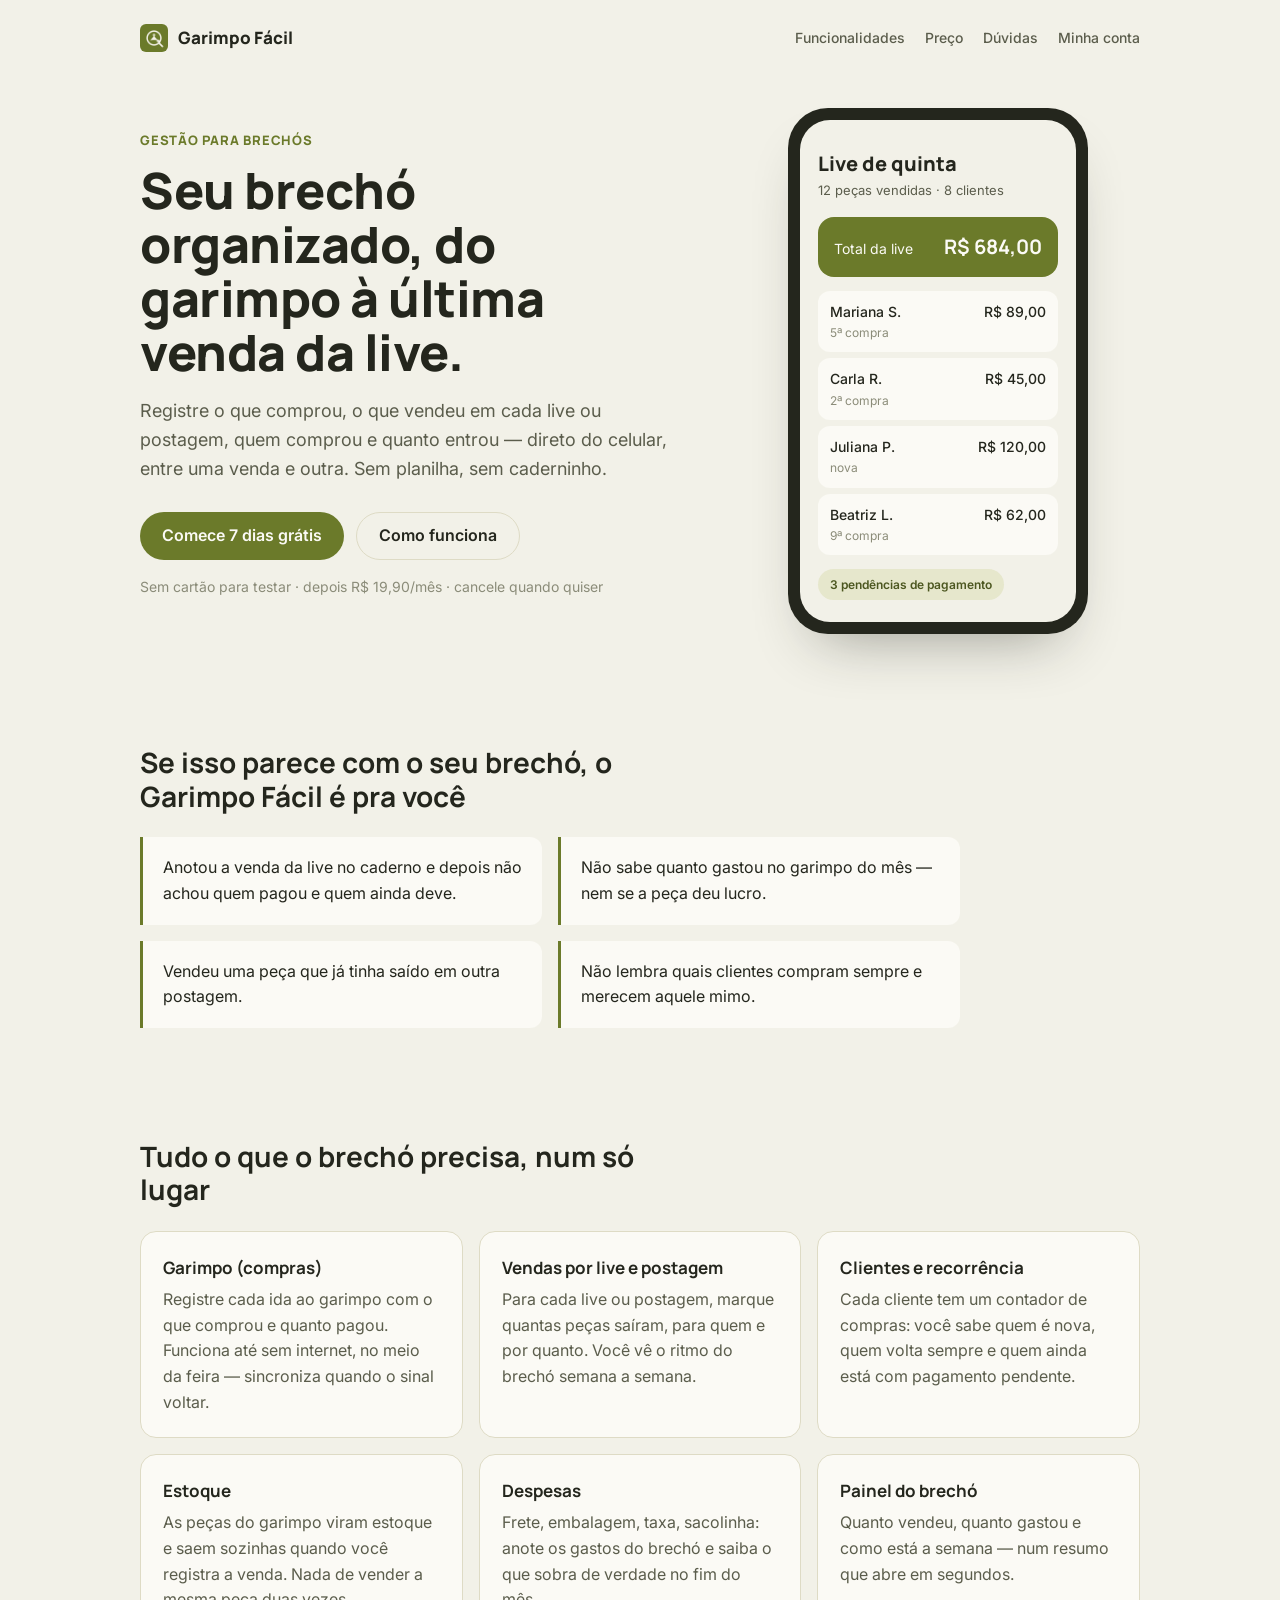
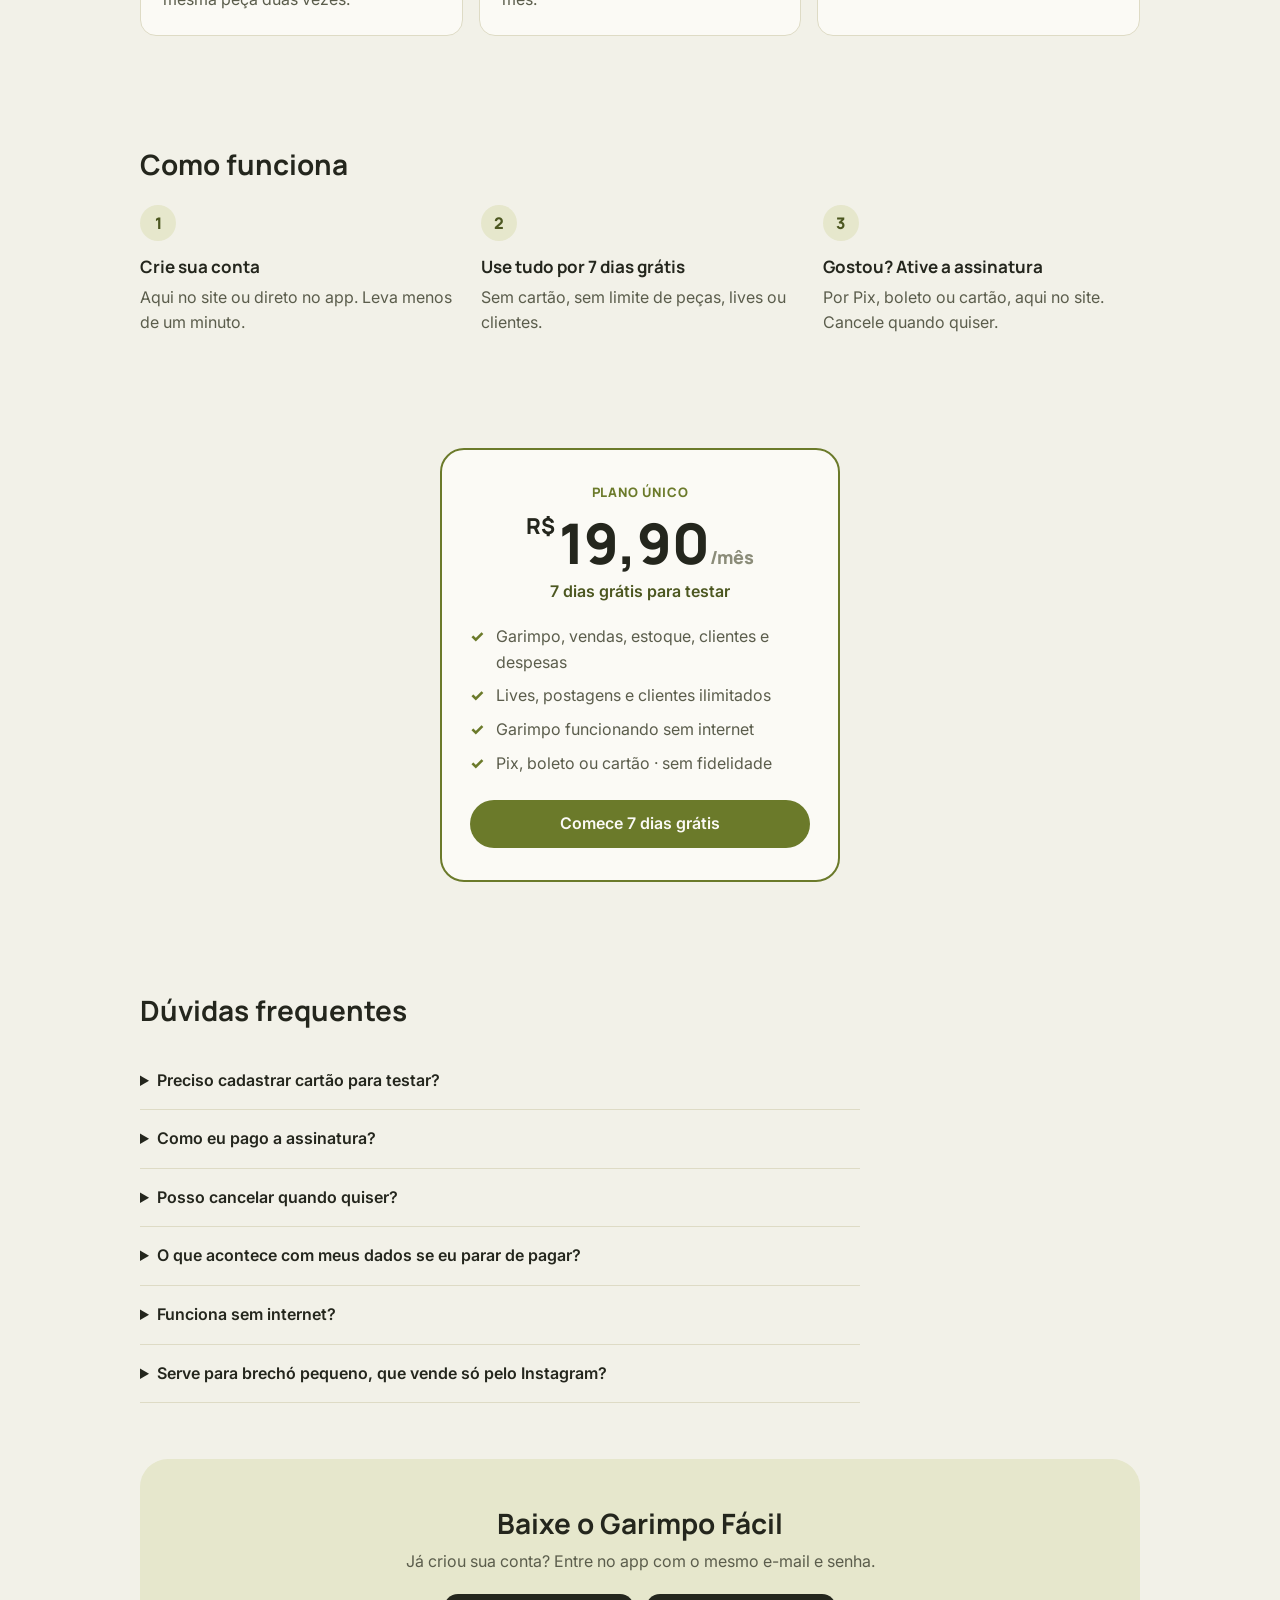
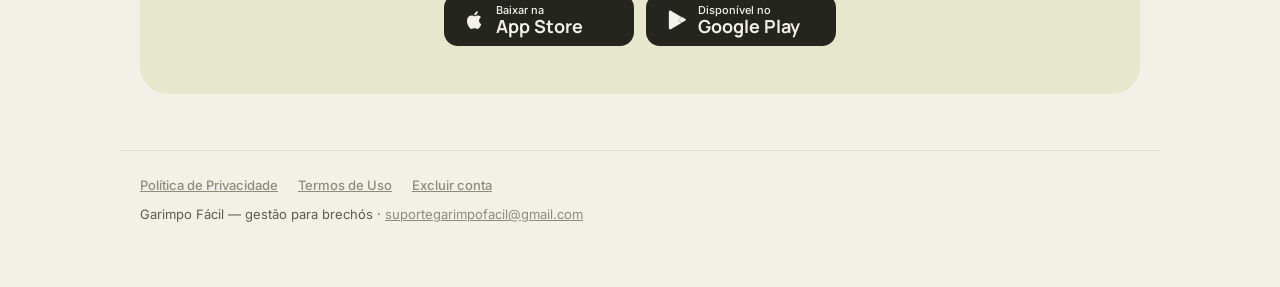
<file: index.html>
<!doctype html>
<html lang="pt-BR">
<head>
<meta charset="utf-8">
<meta name="viewport" content="width=device-width, initial-scale=1">
<title>Garimpo Fácil — gestão para brechós</title>
<meta name="description" content="Organize garimpo, vendas por live e postagem, estoque, clientes e finanças do seu brechó num só app. 7 dias grátis, depois R$ 19,90/mês.">
<meta name="theme-color" content="#6B7A2A">
<link rel="icon" href="logo.png" type="image/png">
<link rel="apple-touch-icon" href="logo.png">
<link rel="canonical" href="https://garimpofacil.app.br/">
<meta property="og:type" content="website">
<meta property="og:locale" content="pt_BR">
<meta property="og:site_name" content="Garimpo Fácil">
<meta property="og:title" content="Garimpo Fácil — gestão para brechós">
<meta property="og:description" content="Garimpo, vendas por live, estoque, clientes e finanças do seu brechó num só app. 7 dias grátis.">
<meta property="og:url" content="https://garimpofacil.app.br/">
<meta property="og:image" content="https://garimpofacil.app.br/logo.png">
<link rel="preconnect" href="https://fonts.googleapis.com">
<link rel="preconnect" href="https://fonts.gstatic.com" crossorigin>
<link href="https://fonts.googleapis.com/css2?family=Inter:wght@400;500;600&family=Manrope:wght@700;800&display=swap" rel="stylesheet">
<link rel="stylesheet" href="style.css">
</head>
<body class="home">
<header class="site-header">
  <a class="brand" href="/">
    <img src="logo.png" alt="" width="28" height="28">
    Garimpo Fácil
  </a>
  <nav>
    <a href="#funcionalidades">Funcionalidades</a>
    <a href="#preco">Preço</a>
    <a href="#duvidas">Dúvidas</a>
    <a href="conta.html">Minha conta</a>
  </nav>
</header>

<main class="home-main">
  <section class="hero">
    <div class="hero-copy">
      <p class="eyebrow">Gestão para brechós</p>
      <h1>Seu brechó organizado, do garimpo à última venda da live.</h1>
      <p class="lead">Registre o que comprou, o que vendeu em cada live ou postagem, quem comprou e
      quanto entrou — direto do celular, entre uma venda e outra. Sem planilha, sem caderninho.</p>
      <div class="hero-actions">
        <a class="btn btn-primary" href="assinar.html">Comece 7 dias grátis</a>
        <a class="btn btn-ghost" href="#como-funciona">Como funciona</a>
      </div>
      <p class="hero-note">Sem cartão para testar · depois R$ 19,90/mês · cancele quando quiser</p>
    </div>

    <div class="phone" aria-hidden="true">
      <div class="phone-screen">
        <p class="phone-title">Live de quinta</p>
        <p class="phone-sub">12 peças vendidas · 8 clientes</p>
        <div class="phone-total">
          <span>Total da live</span>
          <strong>R$ 684,00</strong>
        </div>
        <ul class="phone-list">
          <li><span class="phone-name">Mariana S. <em>5ª compra</em></span><span>R$ 89,00</span></li>
          <li><span class="phone-name">Carla R. <em>2ª compra</em></span><span>R$ 45,00</span></li>
          <li><span class="phone-name">Juliana P. <em>nova</em></span><span>R$ 120,00</span></li>
          <li><span class="phone-name">Beatriz L. <em>9ª compra</em></span><span>R$ 62,00</span></li>
        </ul>
        <div class="phone-chip">3 pendências de pagamento</div>
      </div>
    </div>
  </section>

  <section class="pains">
    <h2>Se isso parece com o seu brechó, o Garimpo Fácil é pra você</h2>
    <ul class="pain-grid">
      <li>Anotou a venda da live no caderno e depois não achou quem pagou e quem ainda deve.</li>
      <li>Não sabe quanto gastou no garimpo do mês — nem se a peça deu lucro.</li>
      <li>Vendeu uma peça que já tinha saído em outra postagem.</li>
      <li>Não lembra quais clientes compram sempre e merecem aquele mimo.</li>
    </ul>
  </section>

  <section id="funcionalidades" class="features">
    <h2>Tudo o que o brechó precisa, num só lugar</h2>
    <div class="feature-grid">
      <article class="feature">
        <h3>Garimpo (compras)</h3>
        <p>Registre cada ida ao garimpo com o que comprou e quanto pagou. Funciona até sem
        internet, no meio da feira — sincroniza quando o sinal voltar.</p>
      </article>
      <article class="feature">
        <h3>Vendas por live e postagem</h3>
        <p>Para cada live ou postagem, marque quantas peças saíram, para quem e por quanto. Você
        vê o ritmo do brechó semana a semana.</p>
      </article>
      <article class="feature">
        <h3>Clientes e recorrência</h3>
        <p>Cada cliente tem um contador de compras: você sabe quem é nova, quem volta sempre e
        quem ainda está com pagamento pendente.</p>
      </article>
      <article class="feature">
        <h3>Estoque</h3>
        <p>As peças do garimpo viram estoque e saem sozinhas quando você registra a venda. Nada de
        vender a mesma peça duas vezes.</p>
      </article>
      <article class="feature">
        <h3>Despesas</h3>
        <p>Frete, embalagem, taxa, sacolinha: anote os gastos do brechó e saiba o que sobra de
        verdade no fim do mês.</p>
      </article>
      <article class="feature">
        <h3>Painel do brechó</h3>
        <p>Quanto vendeu, quanto gastou e como está a semana — num resumo que abre em segundos.</p>
      </article>
    </div>
  </section>

  <section id="como-funciona" class="steps">
    <h2>Como funciona</h2>
    <ol class="step-list">
      <li>
        <strong>Crie sua conta</strong>
        <span>Aqui no site ou direto no app. Leva menos de um minuto.</span>
      </li>
      <li>
        <strong>Use tudo por 7 dias grátis</strong>
        <span>Sem cartão, sem limite de peças, lives ou clientes.</span>
      </li>
      <li>
        <strong>Gostou? Ative a assinatura</strong>
        <span>Por Pix, boleto ou cartão, aqui no site. Cancele quando quiser.</span>
      </li>
    </ol>
  </section>

  <section id="preco" class="pricing">
    <div class="price-card">
      <p class="eyebrow">Plano único</p>
      <p class="price"><span class="price-currency">R$</span>19,90<span class="price-period">/mês</span></p>
      <p class="price-trial">7 dias grátis para testar</p>
      <ul class="price-list">
        <li>Garimpo, vendas, estoque, clientes e despesas</li>
        <li>Lives, postagens e clientes ilimitados</li>
        <li>Garimpo funcionando sem internet</li>
        <li>Pix, boleto ou cartão · sem fidelidade</li>
      </ul>
      <a class="btn btn-primary btn-block" href="assinar.html">Comece 7 dias grátis</a>
    </div>
  </section>

  <section id="duvidas" class="faq">
    <h2>Dúvidas frequentes</h2>
    <details>
      <summary>Preciso cadastrar cartão para testar?</summary>
      <p>Não. Você usa o app completo por 7 dias sem informar forma de pagamento.</p>
    </details>
    <details>
      <summary>Como eu pago a assinatura?</summary>
      <p>Por Pix, boleto ou cartão de crédito, pelo nosso site. A cobrança é mensal e processada
      pelo Asaas, instituição de pagamento autorizada pelo Banco Central.</p>
    </details>
    <details>
      <summary>Posso cancelar quando quiser?</summary>
      <p>Pode. Não tem fidelidade nem multa. Você continua usando até o fim do período já pago.</p>
    </details>
    <details>
      <summary>O que acontece com meus dados se eu parar de pagar?</summary>
      <p>Nada é apagado. O acesso fica pausado e, quando você reativar a assinatura, está tudo
      lá do jeito que deixou. Se quiser apagar tudo, é só
      <a href="exclusao-conta.html">excluir sua conta</a>.</p>
    </details>
    <details>
      <summary>Funciona sem internet?</summary>
      <p>O registro de compras no garimpo funciona offline e sincroniza quando a conexão volta.
      As demais telas precisam de internet por enquanto.</p>
    </details>
    <details>
      <summary>Serve para brechó pequeno, que vende só pelo Instagram?</summary>
      <p>Foi feito exatamente para isso: brecholeiras que vendem por live e postagem e precisam
      de controle rápido pelo celular.</p>
    </details>
  </section>

  <section id="baixar" class="download">
    <h2>Baixe o Garimpo Fácil</h2>
    <p>Já criou sua conta? Entre no app com o mesmo e-mail e senha.</p>
    <div class="store-buttons">
      <a class="store-btn" href="https://apps.apple.com/br/app/id6805974080" data-store="apple">
        <svg viewBox="0 0 24 24" width="22" height="22" aria-hidden="true"><path fill="currentColor" d="M16.4 12.6c0-2.4 2-3.6 2.1-3.7-1.1-1.7-2.9-1.9-3.5-1.9-1.5-.2-2.9.9-3.7.9-.8 0-1.9-.9-3.2-.8-1.6 0-3.1 1-4 2.4-1.7 3-.4 7.4 1.2 9.8.8 1.2 1.8 2.5 3 2.4 1.2 0 1.7-.8 3.1-.8 1.5 0 1.9.8 3.2.8 1.3 0 2.1-1.2 2.9-2.4.9-1.4 1.3-2.7 1.3-2.8-.1 0-2.4-.9-2.4-3.9zM14 5.5c.7-.8 1.1-1.9 1-3-1 0-2.1.7-2.8 1.5-.6.7-1.2 1.8-1 2.9 1 .1 2.1-.6 2.8-1.4z"/></svg>
        <span><small>Baixar na</small>App Store</span>
      </a>
      <a class="store-btn" href="https://play.google.com/store/apps/details?id=com.garimpofacil.app" data-store="google">
        <svg viewBox="0 0 24 24" width="22" height="22" aria-hidden="true"><path fill="currentColor" d="M3.6 1.8c-.3.3-.5.8-.5 1.4v17.6c0 .6.2 1.1.5 1.4l.1.1 9.9-9.9v-.2L3.7 1.7l-.1.1zm13.3 13.3-3.3-3.3v-.2l3.3-3.3.1.1 3.9 2.2c1.1.6 1.1 1.7 0 2.3l-3.9 2.2h-.1zm-.1.1L13.4 12 3.6 21.9c.4.4 1 .4 1.7.1l11.5-6.8zM16.8 8.8 5.3 2c-.7-.4-1.3-.3-1.7.1l9.8 9.9 3.4-3.2z"/></svg>
        <span><small>Disponível no</small>Google Play</span>
      </a>
    </div>
  </section>
</main>

<footer class="site-footer">
  <nav class="footer-links">
    <a href="privacidade.html">Política de Privacidade</a>
    <a href="termos.html">Termos de Uso</a>
    <a href="exclusao-conta.html">Excluir conta</a>
  </nav>
  <p>Garimpo Fácil — gestão para brechós ·
  <a href="mailto:suportegarimpofacil@gmail.com">suportegarimpofacil@gmail.com</a></p>
</footer>
</body>
</html>
</file>
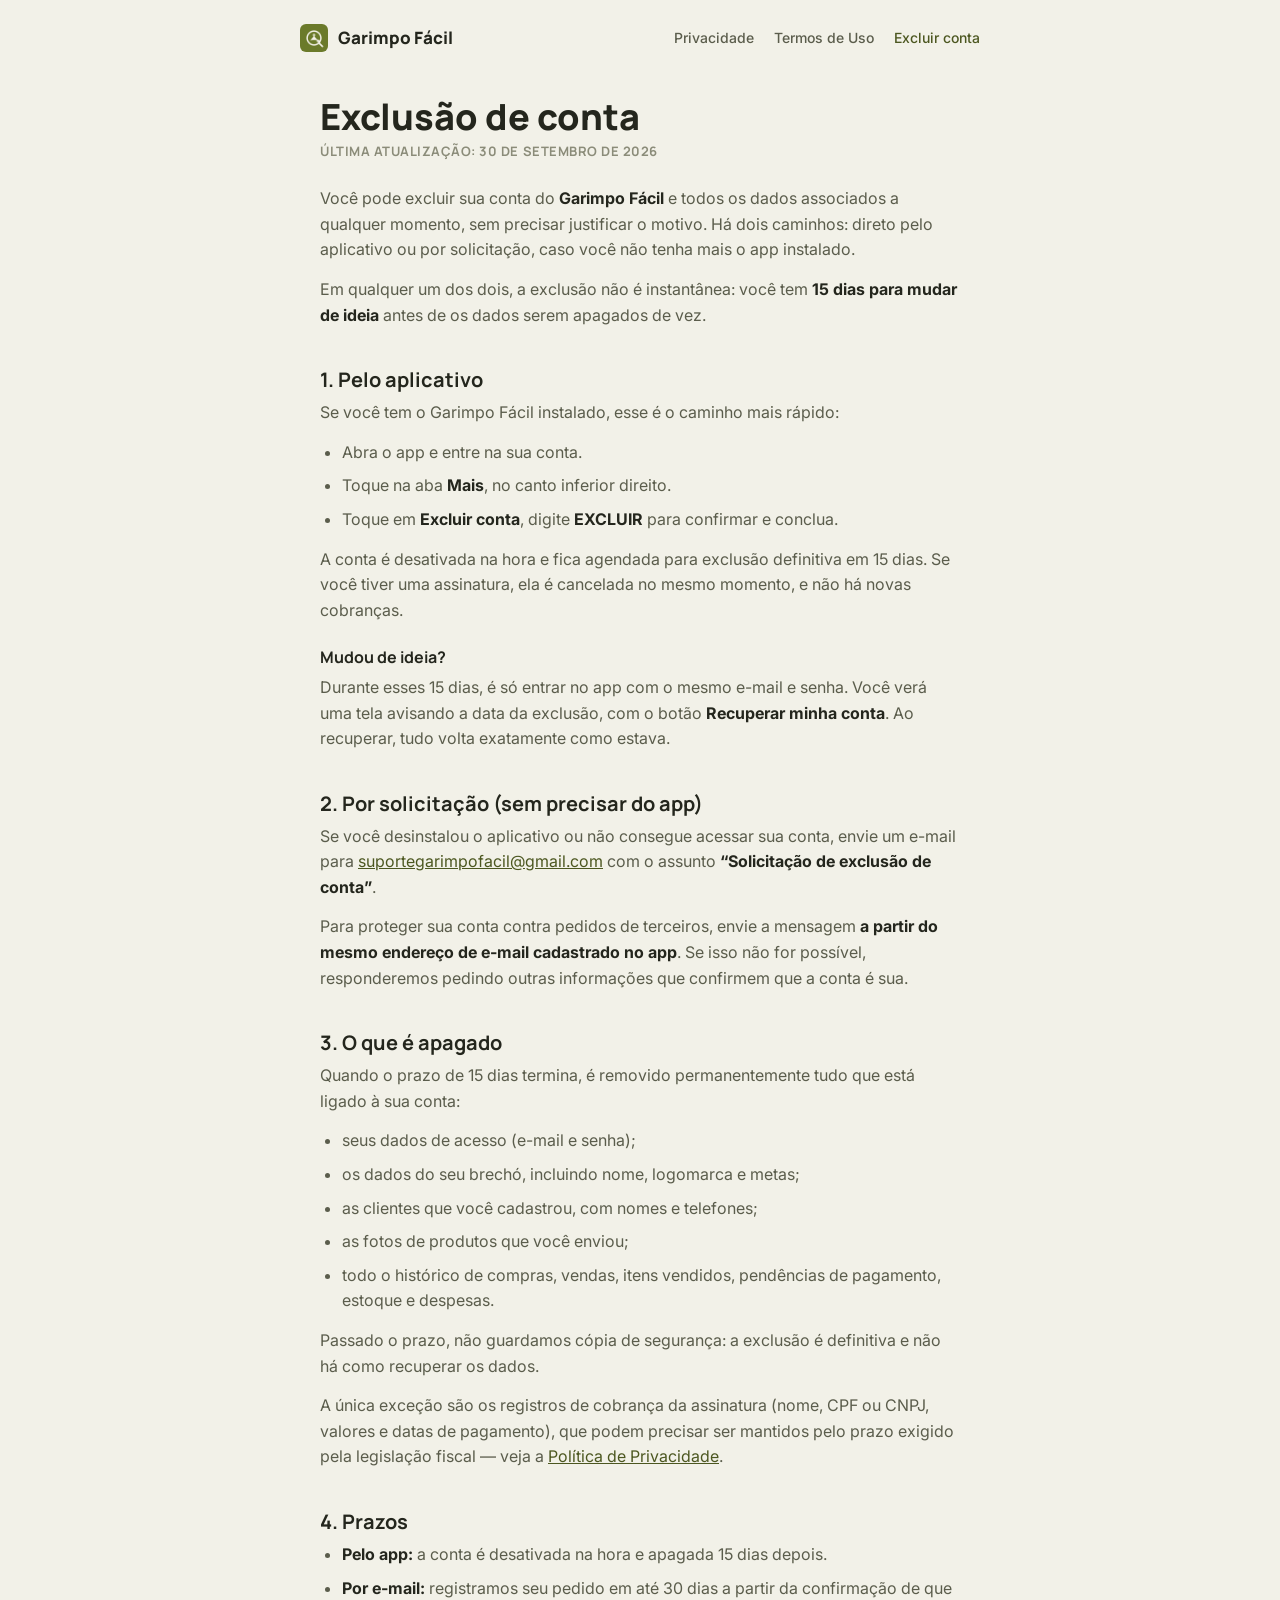
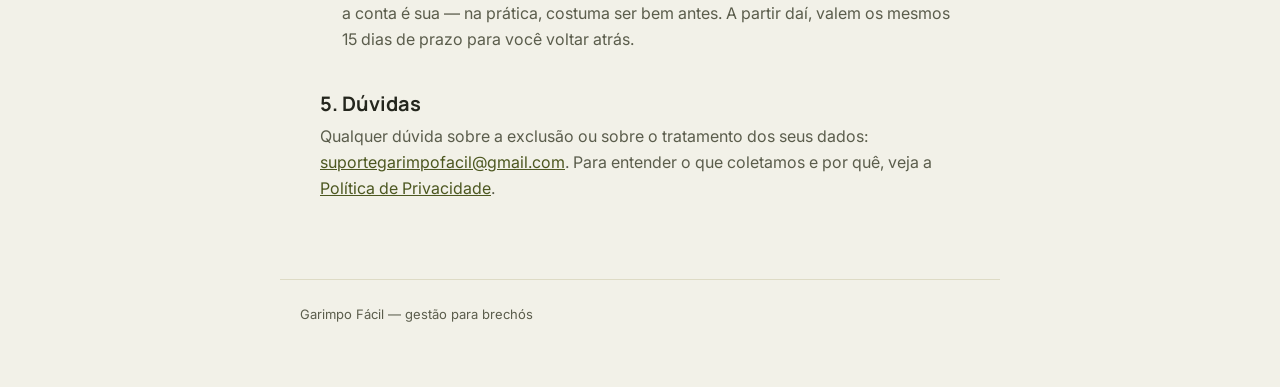
<file: exclusao-conta.html>
<!doctype html>
<html lang="pt-BR">
<head>
<meta charset="utf-8">
<meta name="viewport" content="width=device-width, initial-scale=1">
<title>Exclusão de conta — Garimpo Fácil</title>
<meta name="description" content="Como excluir sua conta do Garimpo Fácil e todos os dados associados, pelo app ou por solicitação.">
<link rel="preconnect" href="https://fonts.googleapis.com">
<link rel="preconnect" href="https://fonts.gstatic.com" crossorigin>
<link href="https://fonts.googleapis.com/css2?family=Inter:wght@400;500;600&family=Manrope:wght@700;800&display=swap" rel="stylesheet">
<link rel="stylesheet" href="style.css">
</head>
<body>
<header class="site-header">
  <a class="brand" href="/">
    <img src="logo.png" alt="" width="28" height="28">
    Garimpo Fácil
  </a>
  <nav>
    <a href="privacidade.html">Privacidade</a>
    <a href="termos.html">Termos de Uso</a>
    <a href="exclusao-conta.html" aria-current="page">Excluir conta</a>
  </nav>
</header>

<main>
  <h1>Exclusão de conta</h1>
  <p class="updated">Última atualização: 30 de setembro de 2026</p>

  <p>Você pode excluir sua conta do <strong>Garimpo Fácil</strong> e todos os dados associados a
  qualquer momento, sem precisar justificar o motivo. Há dois caminhos: direto pelo aplicativo ou
  por solicitação, caso você não tenha mais o app instalado.</p>

  <p>Em qualquer um dos dois, a exclusão não é instantânea: você tem <strong>15 dias para mudar de
  ideia</strong> antes de os dados serem apagados de vez.</p>

  <h2>1. Pelo aplicativo</h2>
  <p>Se você tem o Garimpo Fácil instalado, esse é o caminho mais rápido:</p>
  <ul>
    <li>Abra o app e entre na sua conta.</li>
    <li>Toque na aba <strong>Mais</strong>, no canto inferior direito.</li>
    <li>Toque em <strong>Excluir conta</strong>, digite <strong>EXCLUIR</strong> para confirmar e
    conclua.</li>
  </ul>
  <p>A conta é desativada na hora e fica agendada para exclusão definitiva em 15 dias. Se você tiver
  uma assinatura, ela é cancelada no mesmo momento, e não há novas cobranças.</p>

  <h3>Mudou de ideia?</h3>
  <p>Durante esses 15 dias, é só entrar no app com o mesmo e-mail e senha. Você verá uma tela
  avisando a data da exclusão, com o botão <strong>Recuperar minha conta</strong>. Ao recuperar,
  tudo volta exatamente como estava.</p>

  <h2>2. Por solicitação (sem precisar do app)</h2>
  <p>Se você desinstalou o aplicativo ou não consegue acessar sua conta, envie um e-mail para
  <a href="mailto:suportegarimpofacil@gmail.com?subject=Solicita%C3%A7%C3%A3o%20de%20exclus%C3%A3o%20de%20conta">suportegarimpofacil@gmail.com</a>
  com o assunto <strong>“Solicitação de exclusão de conta”</strong>.</p>
  <p>Para proteger sua conta contra pedidos de terceiros, envie a mensagem <strong>a partir do mesmo
  endereço de e-mail cadastrado no app</strong>. Se isso não for possível, responderemos pedindo
  outras informações que confirmem que a conta é sua.</p>

  <h2>3. O que é apagado</h2>
  <p>Quando o prazo de 15 dias termina, é removido permanentemente tudo que está ligado à sua
  conta:</p>
  <ul>
    <li>seus dados de acesso (e-mail e senha);</li>
    <li>os dados do seu brechó, incluindo nome, logomarca e metas;</li>
    <li>as clientes que você cadastrou, com nomes e telefones;</li>
    <li>as fotos de produtos que você enviou;</li>
    <li>todo o histórico de compras, vendas, itens vendidos, pendências de pagamento, estoque e
    despesas.</li>
  </ul>
  <p>Passado o prazo, não guardamos cópia de segurança: a exclusão é definitiva e não há como
  recuperar os dados.</p>
  <p>A única exceção são os registros de cobrança da assinatura (nome, CPF ou CNPJ, valores e datas
  de pagamento), que podem precisar ser mantidos pelo prazo exigido pela legislação fiscal — veja a
  <a href="privacidade.html">Política de Privacidade</a>.</p>

  <h2>4. Prazos</h2>
  <ul>
    <li><strong>Pelo app:</strong> a conta é desativada na hora e apagada 15 dias depois.</li>
    <li><strong>Por e-mail:</strong> registramos seu pedido em até 30 dias a partir da confirmação
    de que a conta é sua — na prática, costuma ser bem antes. A partir daí, valem os mesmos 15 dias
    de prazo para você voltar atrás.</li>
  </ul>

  <h2>5. Dúvidas</h2>
  <p>Qualquer dúvida sobre a exclusão ou sobre o tratamento dos seus dados:
  <a href="mailto:suportegarimpofacil@gmail.com">suportegarimpofacil@gmail.com</a>. Para entender o
  que coletamos e por quê, veja a <a href="privacidade.html">Política de Privacidade</a>.</p>
</main>

<footer class="site-footer">
  <p>Garimpo Fácil — gestão para brechós</p>
</footer>
</body>
</html>
</file>
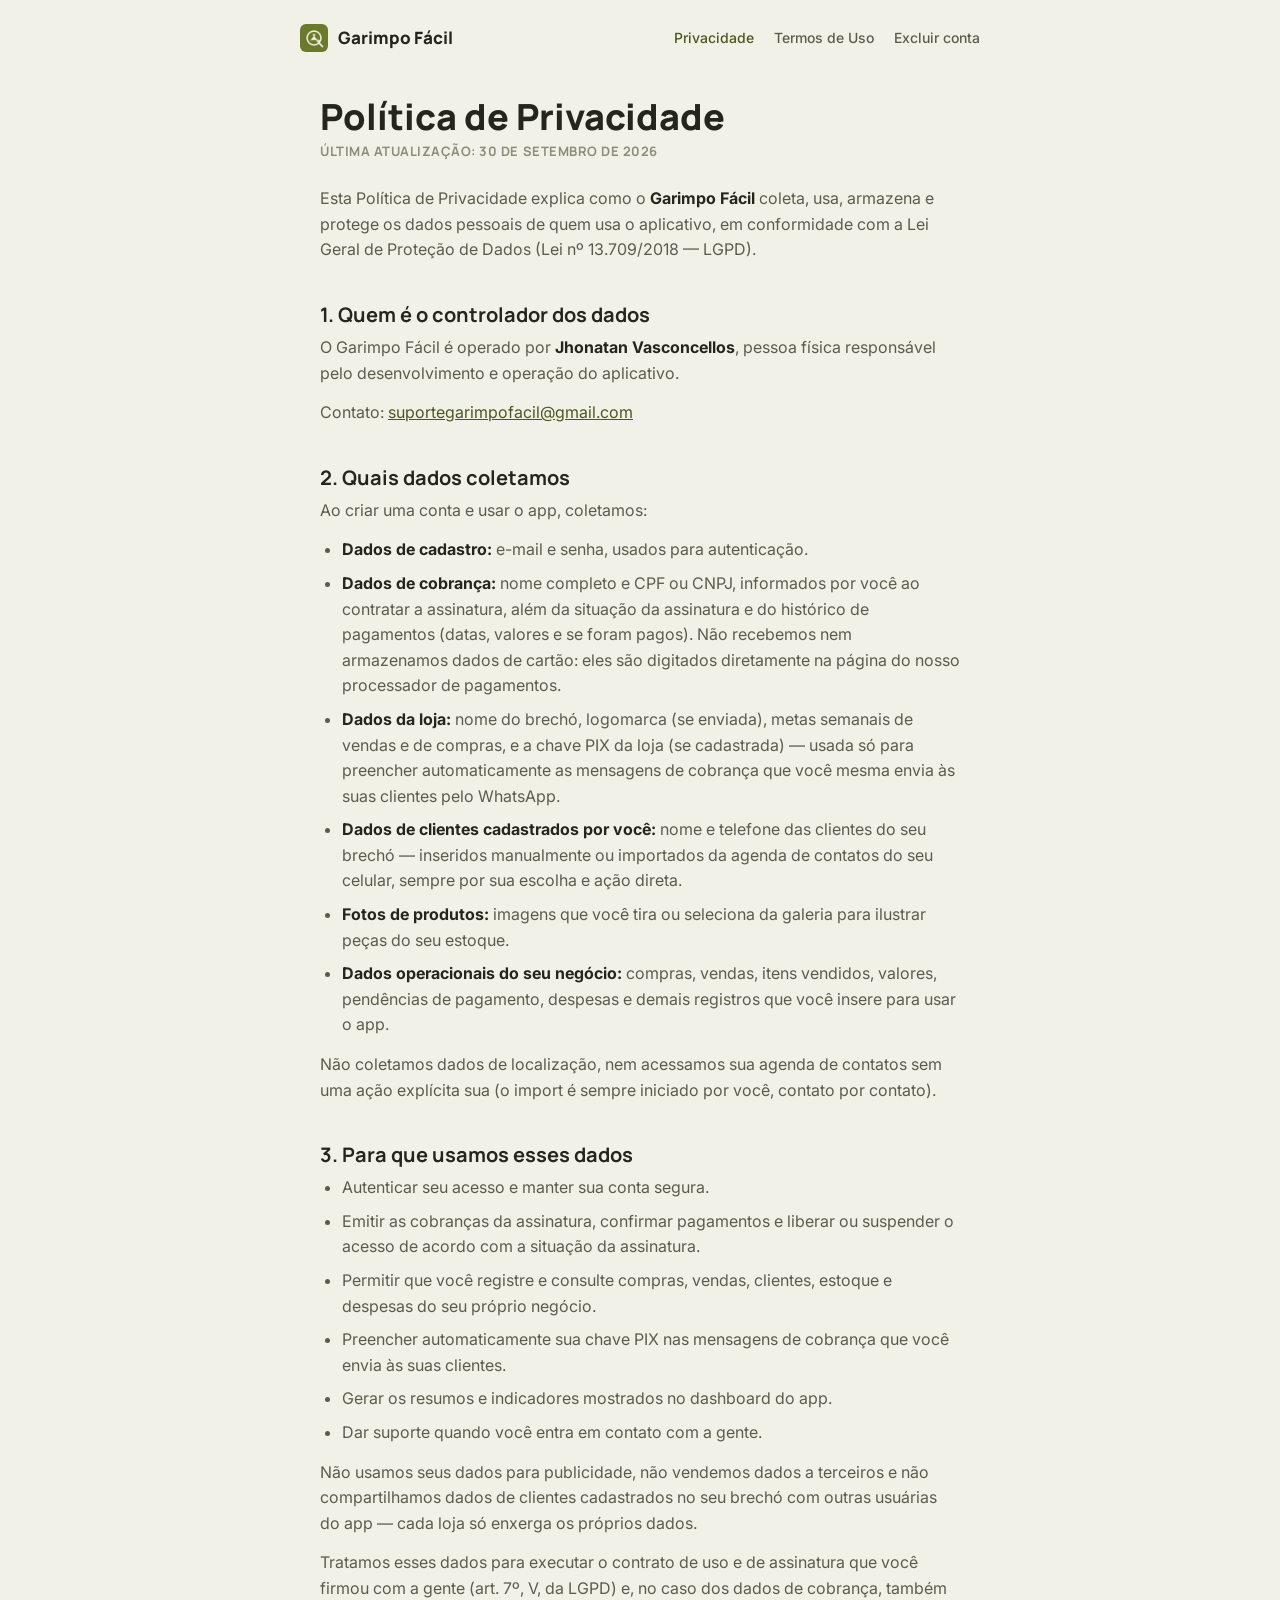
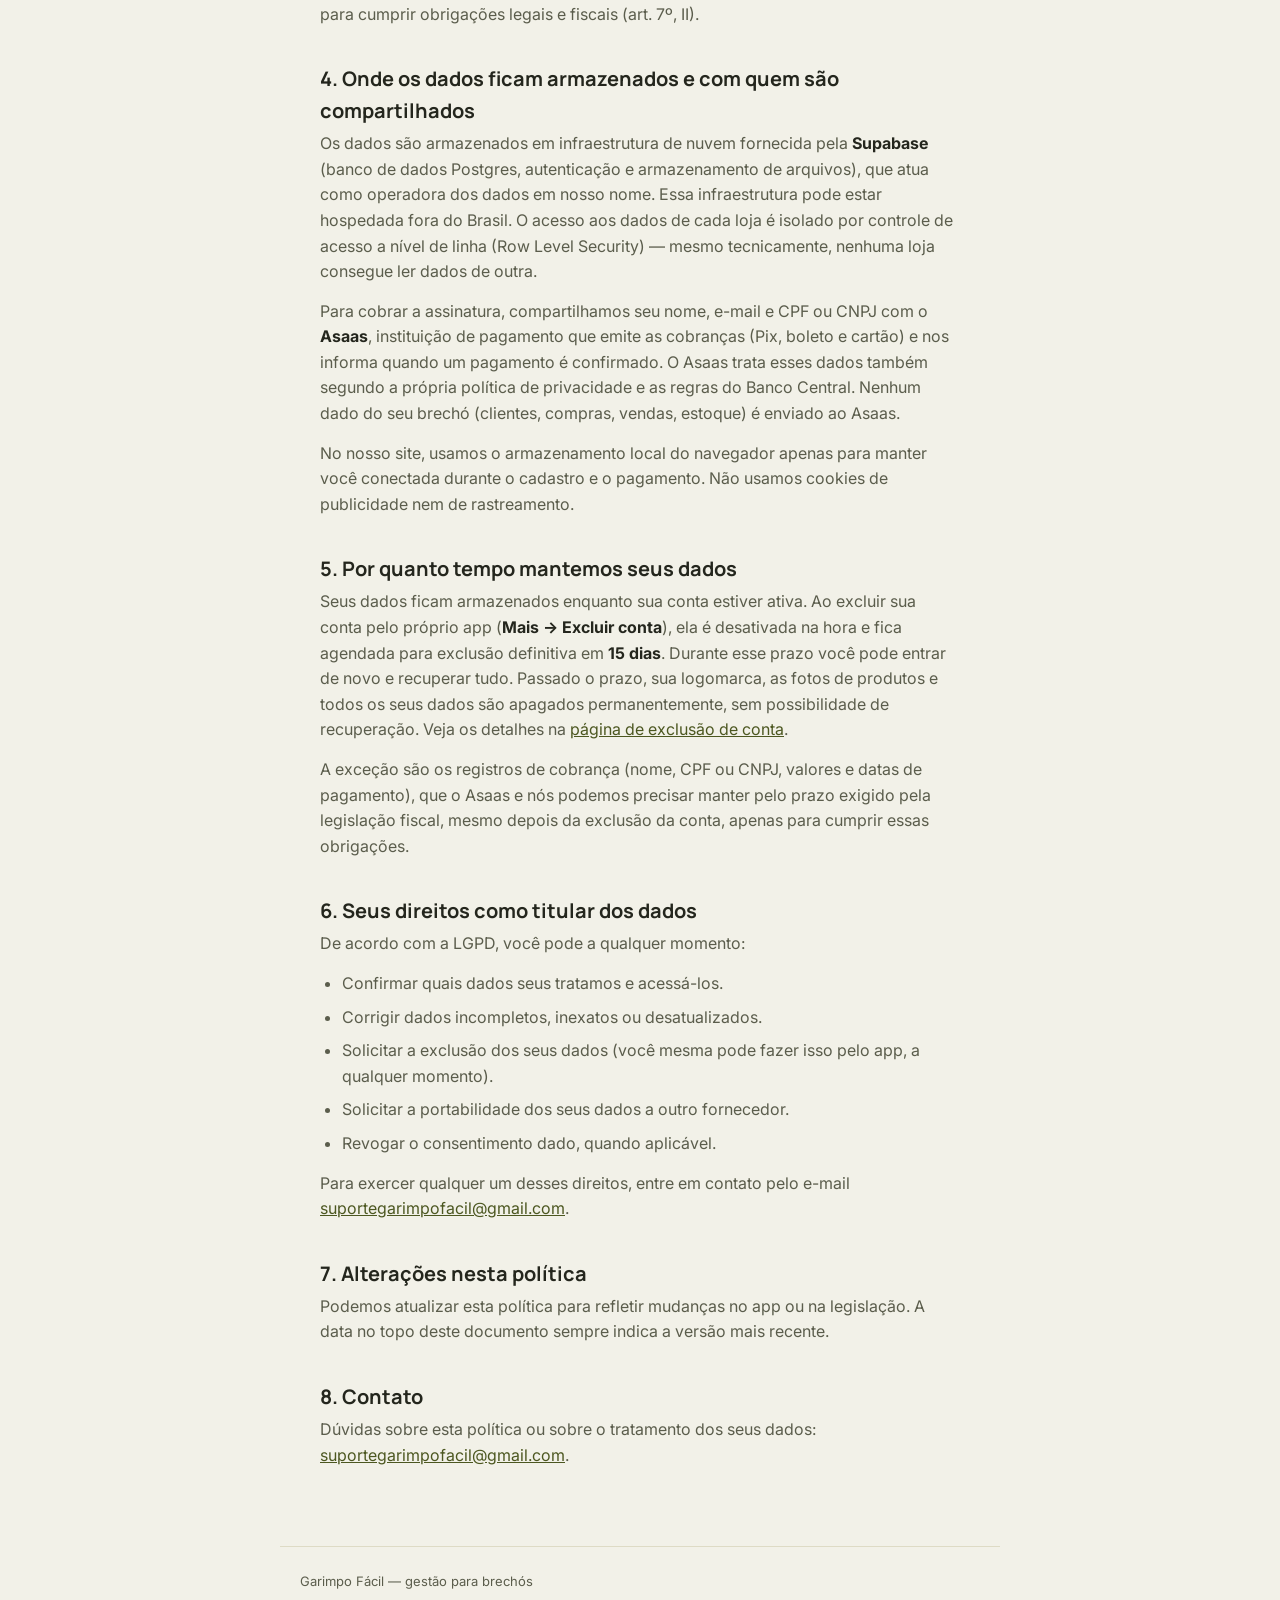
<file: privacidade.html>
<!doctype html>
<html lang="pt-BR">
<head>
<meta charset="utf-8">
<meta name="viewport" content="width=device-width, initial-scale=1">
<title>Política de Privacidade — Garimpo Fácil</title>
<meta name="description" content="Como o Garimpo Fácil coleta, usa e protege seus dados, em conformidade com a LGPD.">
<link rel="preconnect" href="https://fonts.googleapis.com">
<link rel="preconnect" href="https://fonts.gstatic.com" crossorigin>
<link href="https://fonts.googleapis.com/css2?family=Inter:wght@400;500;600&family=Manrope:wght@700;800&display=swap" rel="stylesheet">
<link rel="stylesheet" href="style.css">
</head>
<body>
<header class="site-header">
  <a class="brand" href="/">
    <img src="logo.png" alt="" width="28" height="28">
    Garimpo Fácil
  </a>
  <nav>
    <a href="privacidade.html" aria-current="page">Privacidade</a>
    <a href="termos.html">Termos de Uso</a>
    <a href="exclusao-conta.html">Excluir conta</a>
  </nav>
</header>

<main>
  <h1>Política de Privacidade</h1>
  <p class="updated">Última atualização: 30 de setembro de 2026</p>

  <p>Esta Política de Privacidade explica como o <strong>Garimpo Fácil</strong> coleta, usa, armazena
  e protege os dados pessoais de quem usa o aplicativo, em conformidade com a Lei Geral de Proteção
  de Dados (Lei nº 13.709/2018 — LGPD).</p>

  <h2>1. Quem é o controlador dos dados</h2>
  <p>O Garimpo Fácil é operado por <strong>Jhonatan Vasconcellos</strong>, pessoa física responsável
  pelo desenvolvimento e operação do aplicativo.</p>
  <p>Contato: <a href="mailto:suportegarimpofacil@gmail.com">suportegarimpofacil@gmail.com</a></p>

  <h2>2. Quais dados coletamos</h2>
  <p>Ao criar uma conta e usar o app, coletamos:</p>
  <ul>
    <li><strong>Dados de cadastro:</strong> e-mail e senha, usados para autenticação.</li>
    <li><strong>Dados de cobrança:</strong> nome completo e CPF ou CNPJ, informados por você ao
    contratar a assinatura, além da situação da assinatura e do histórico de pagamentos (datas,
    valores e se foram pagos). Não recebemos nem armazenamos dados de cartão: eles são digitados
    diretamente na página do nosso processador de pagamentos.</li>
    <li><strong>Dados da loja:</strong> nome do brechó, logomarca (se enviada), metas semanais de
    vendas e de compras, e a chave PIX da loja (se cadastrada) — usada só para preencher
    automaticamente as mensagens de cobrança que você mesma envia às suas clientes pelo WhatsApp.</li>
    <li><strong>Dados de clientes cadastrados por você:</strong> nome e telefone das clientes do seu
    brechó — inseridos manualmente ou importados da agenda de contatos do seu celular, sempre por
    sua escolha e ação direta.</li>
    <li><strong>Fotos de produtos:</strong> imagens que você tira ou seleciona da galeria para
    ilustrar peças do seu estoque.</li>
    <li><strong>Dados operacionais do seu negócio:</strong> compras, vendas, itens vendidos, valores,
    pendências de pagamento, despesas e demais registros que você insere para usar o app.</li>
  </ul>
  <p>Não coletamos dados de localização, nem acessamos sua agenda de contatos sem uma ação explícita
  sua (o import é sempre iniciado por você, contato por contato).</p>

  <h2>3. Para que usamos esses dados</h2>
  <ul>
    <li>Autenticar seu acesso e manter sua conta segura.</li>
    <li>Emitir as cobranças da assinatura, confirmar pagamentos e liberar ou suspender o acesso de
    acordo com a situação da assinatura.</li>
    <li>Permitir que você registre e consulte compras, vendas, clientes, estoque e despesas do seu
    próprio negócio.</li>
    <li>Preencher automaticamente sua chave PIX nas mensagens de cobrança que você envia às suas
    clientes.</li>
    <li>Gerar os resumos e indicadores mostrados no dashboard do app.</li>
    <li>Dar suporte quando você entra em contato com a gente.</li>
  </ul>
  <p>Não usamos seus dados para publicidade, não vendemos dados a terceiros e não compartilhamos
  dados de clientes cadastrados no seu brechó com outras usuárias do app — cada loja só enxerga os
  próprios dados.</p>
  <p>Tratamos esses dados para executar o contrato de uso e de assinatura que você firmou com a gente
  (art. 7º, V, da LGPD) e, no caso dos dados de cobrança, também para cumprir obrigações legais e
  fiscais (art. 7º, II).</p>

  <h2>4. Onde os dados ficam armazenados e com quem são compartilhados</h2>
  <p>Os dados são armazenados em infraestrutura de nuvem fornecida pela <strong>Supabase</strong>
  (banco de dados Postgres, autenticação e armazenamento de arquivos), que atua como operadora dos
  dados em nosso nome. Essa infraestrutura pode estar hospedada fora do Brasil. O acesso aos dados de
  cada loja é isolado por controle de acesso a nível de linha (Row Level Security) — mesmo
  tecnicamente, nenhuma loja consegue ler dados de outra.</p>
  <p>Para cobrar a assinatura, compartilhamos seu nome, e-mail e CPF ou CNPJ com o
  <strong>Asaas</strong>, instituição de pagamento que emite as cobranças (Pix, boleto e cartão) e
  nos informa quando um pagamento é confirmado. O Asaas trata esses dados também segundo a própria
  política de privacidade e as regras do Banco Central. Nenhum dado do seu brechó (clientes,
  compras, vendas, estoque) é enviado ao Asaas.</p>
  <p>No nosso site, usamos o armazenamento local do navegador apenas para manter você conectada
  durante o cadastro e o pagamento. Não usamos cookies de publicidade nem de rastreamento.</p>

  <h2>5. Por quanto tempo mantemos seus dados</h2>
  <p>Seus dados ficam armazenados enquanto sua conta estiver ativa. Ao excluir sua conta pelo
  próprio app (<strong>Mais → Excluir conta</strong>), ela é desativada na hora e fica agendada para
  exclusão definitiva em <strong>15 dias</strong>. Durante esse prazo você pode entrar de novo e
  recuperar tudo. Passado o prazo, sua logomarca, as fotos de produtos e todos os seus dados são
  apagados permanentemente, sem possibilidade de recuperação. Veja os detalhes na
  <a href="exclusao-conta.html">página de exclusão de conta</a>.</p>
  <p>A exceção são os registros de cobrança (nome, CPF ou CNPJ, valores e datas de pagamento), que
  o Asaas e nós podemos precisar manter pelo prazo exigido pela legislação fiscal, mesmo depois da
  exclusão da conta, apenas para cumprir essas obrigações.</p>

  <h2>6. Seus direitos como titular dos dados</h2>
  <p>De acordo com a LGPD, você pode a qualquer momento:</p>
  <ul>
    <li>Confirmar quais dados seus tratamos e acessá-los.</li>
    <li>Corrigir dados incompletos, inexatos ou desatualizados.</li>
    <li>Solicitar a exclusão dos seus dados (você mesma pode fazer isso pelo app, a qualquer
    momento).</li>
    <li>Solicitar a portabilidade dos seus dados a outro fornecedor.</li>
    <li>Revogar o consentimento dado, quando aplicável.</li>
  </ul>
  <p>Para exercer qualquer um desses direitos, entre em contato pelo e-mail
  <a href="mailto:suportegarimpofacil@gmail.com">suportegarimpofacil@gmail.com</a>.</p>

  <h2>7. Alterações nesta política</h2>
  <p>Podemos atualizar esta política para refletir mudanças no app ou na legislação. A data no topo
  deste documento sempre indica a versão mais recente.</p>

  <h2>8. Contato</h2>
  <p>Dúvidas sobre esta política ou sobre o tratamento dos seus dados:
  <a href="mailto:suportegarimpofacil@gmail.com">suportegarimpofacil@gmail.com</a>.</p>
</main>

<footer class="site-footer">
  <p>Garimpo Fácil — gestão para brechós</p>
</footer>
</body>
</html>
</file>
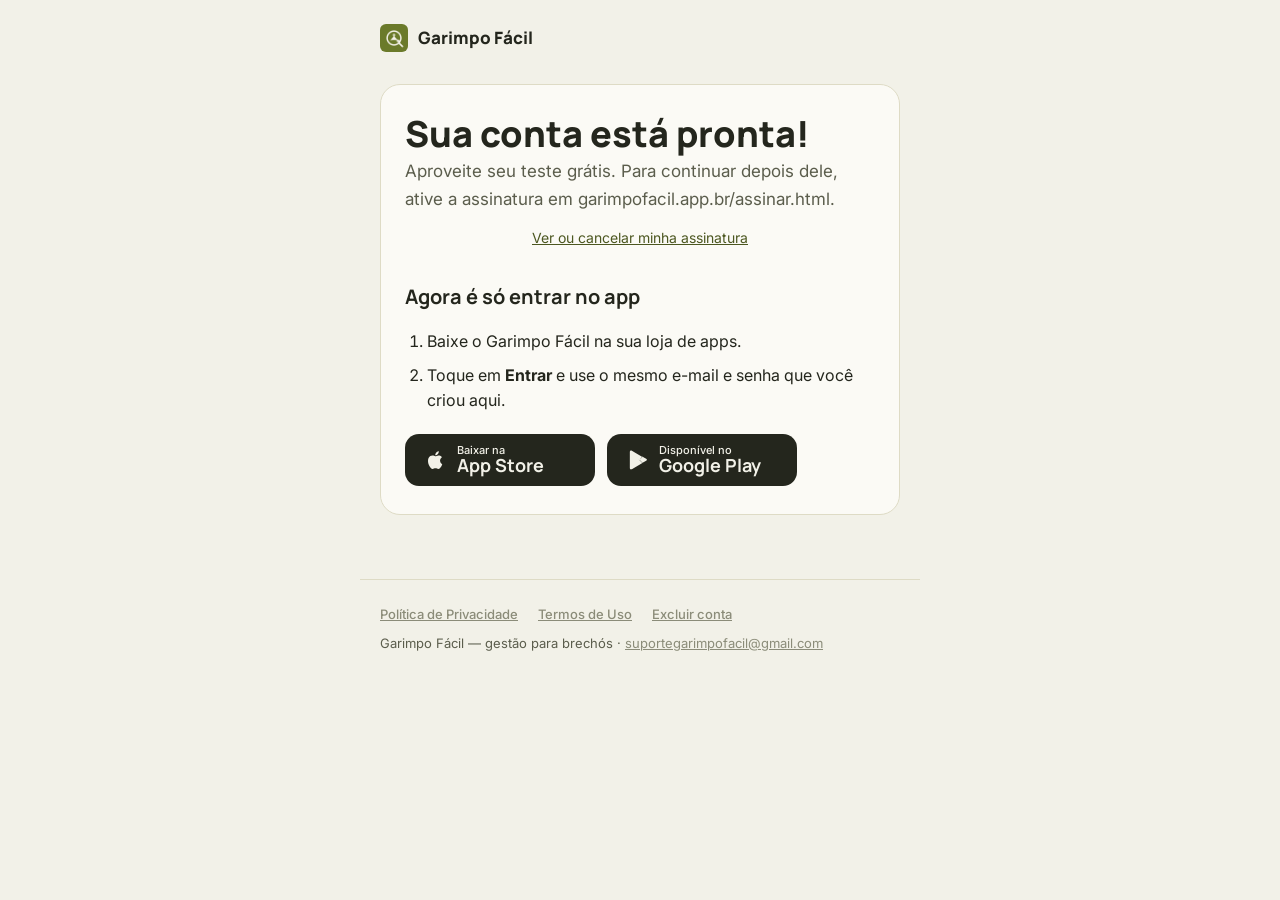
<file: sucesso.html>
<!doctype html>
<html lang="pt-BR">
<head>
<meta charset="utf-8">
<meta name="viewport" content="width=device-width, initial-scale=1">
<meta name="theme-color" content="#6B7A2A">
<meta name="robots" content="noindex">
<link rel="icon" href="logo.png" type="image/png">
<link rel="preconnect" href="https://fonts.googleapis.com">
<link rel="preconnect" href="https://fonts.gstatic.com" crossorigin>
<link href="https://fonts.googleapis.com/css2?family=Inter:wght@400;500;600&family=Manrope:wght@700;800&display=swap" rel="stylesheet">
<link rel="stylesheet" href="style.css">
<title>Conta pronta — Garimpo Fácil</title>
<meta name="description" content="Sua conta do Garimpo Fácil está pronta. Baixe o app e entre com o mesmo e-mail.">
</head>
<body class="checkout-page">
<header class="site-header">
  <a class="brand" href="/">
    <img src="logo.png" alt="" width="28" height="28">
    Garimpo Fácil
  </a>
</header>

<main class="checkout">
  <section class="checkout-card">
    <h1 id="success-title">Sua conta está pronta!</h1>
    <p id="success-lead" class="lead-small">Aproveite seu teste grátis.</p>

    <div id="invoice-box" class="invoice-box" hidden>
      <p id="invoice-text"></p>
      <a id="invoice-link" class="btn btn-primary btn-block" href="#" target="_blank" rel="noopener">Abrir fatura</a>
    </div>

    <p class="form-hint"><a href="conta.html">Ver ou cancelar minha assinatura</a></p>

    <h2>Agora é só entrar no app</h2>
    <ol class="numbered">
      <li>Baixe o Garimpo Fácil na sua loja de apps.</li>
      <li>Toque em <strong>Entrar</strong> e use o mesmo e-mail e senha que você criou aqui.</li>
    </ol>
    <div class="store-buttons">
      <a class="store-btn" href="https://apps.apple.com/br/app/id6805974080" data-store="apple">
        <svg viewBox="0 0 24 24" width="22" height="22" aria-hidden="true"><path fill="currentColor" d="M16.4 12.6c0-2.4 2-3.6 2.1-3.7-1.1-1.7-2.9-1.9-3.5-1.9-1.5-.2-2.9.9-3.7.9-.8 0-1.9-.9-3.2-.8-1.6 0-3.1 1-4 2.4-1.7 3-.4 7.4 1.2 9.8.8 1.2 1.8 2.5 3 2.4 1.2 0 1.7-.8 3.1-.8 1.5 0 1.9.8 3.2.8 1.3 0 2.1-1.2 2.9-2.4.9-1.4 1.3-2.7 1.3-2.8-.1 0-2.4-.9-2.4-3.9zM14 5.5c.7-.8 1.1-1.9 1-3-1 0-2.1.7-2.8 1.5-.6.7-1.2 1.8-1 2.9 1 .1 2.1-.6 2.8-1.4z"/></svg>
        <span><small>Baixar na</small>App Store</span>
      </a>
      <a class="store-btn" href="https://play.google.com/store/apps/details?id=com.garimpofacil.app" data-store="google">
        <svg viewBox="0 0 24 24" width="22" height="22" aria-hidden="true"><path fill="currentColor" d="M3.6 1.8c-.3.3-.5.8-.5 1.4v17.6c0 .6.2 1.1.5 1.4l.1.1 9.9-9.9v-.2L3.7 1.7l-.1.1zm13.3 13.3-3.3-3.3v-.2l3.3-3.3.1.1 3.9 2.2c1.1.6 1.1 1.7 0 2.3l-3.9 2.2h-.1zm-.1.1L13.4 12 3.6 21.9c.4.4 1 .4 1.7.1l11.5-6.8zM16.8 8.8 5.3 2c-.7-.4-1.3-.3-1.7.1l9.8 9.9 3.4-3.2z"/></svg>
        <span><small>Disponível no</small>Google Play</span>
      </a>
    </div>
  </section>
</main>

<footer class="site-footer">
  <nav class="footer-links">
    <a href="privacidade.html">Política de Privacidade</a>
    <a href="termos.html">Termos de Uso</a>
    <a href="exclusao-conta.html">Excluir conta</a>
  </nav>
  <p>Garimpo Fácil — gestão para brechós ·
  <a href="mailto:suportegarimpofacil@gmail.com">suportegarimpofacil@gmail.com</a></p>
</footer>
<script type="module" src="js/sucesso.js"></script>
</body>
</html>
</file>
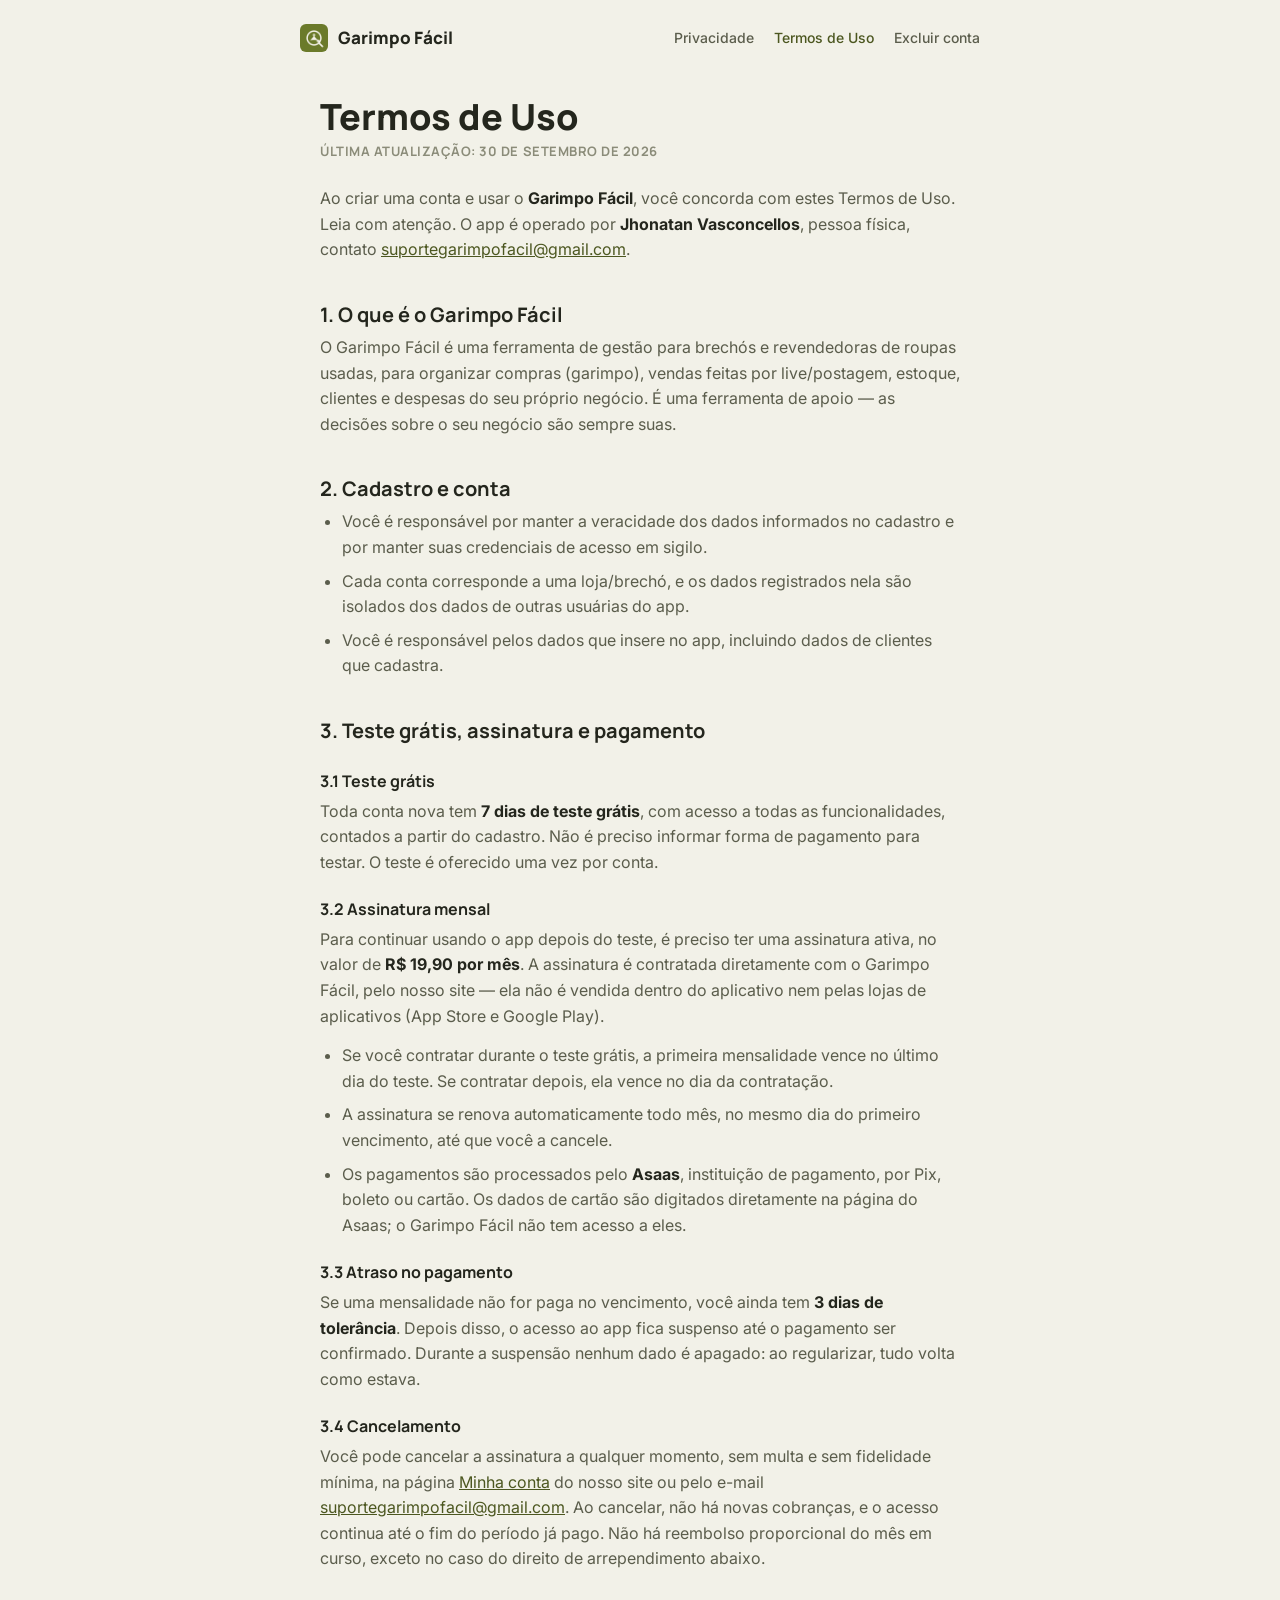
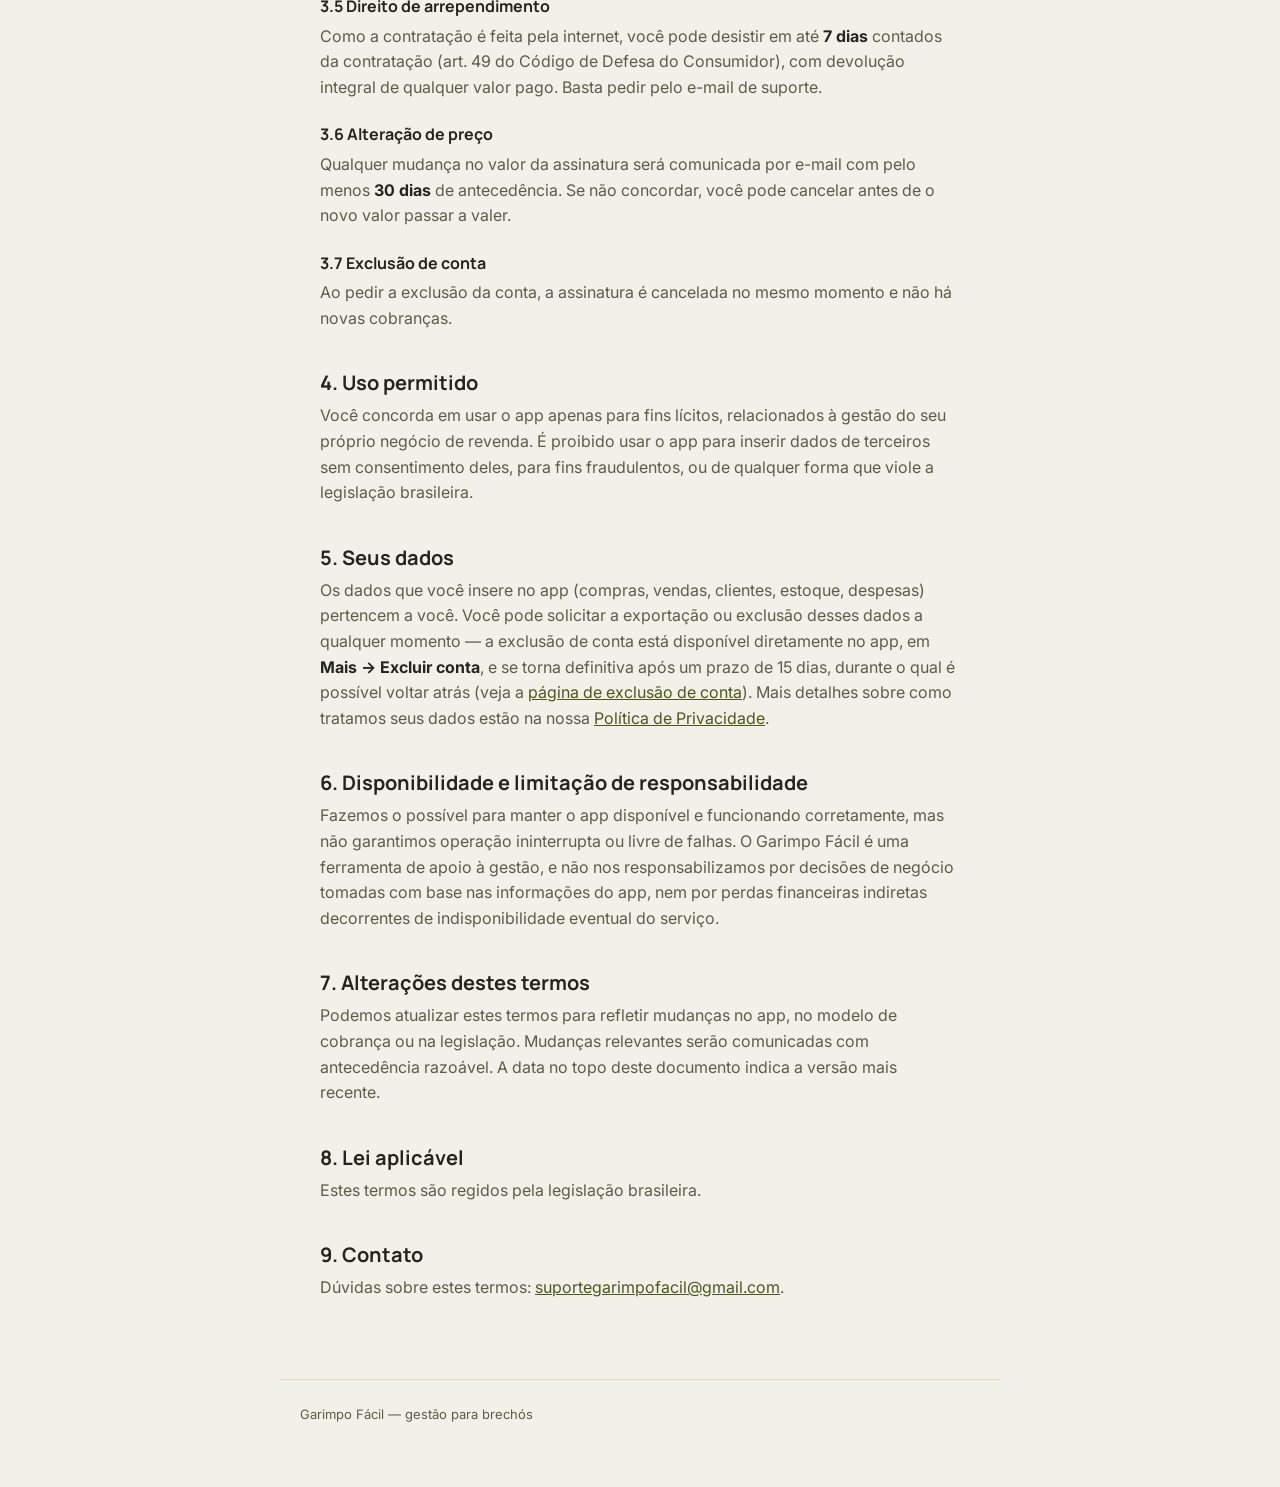
<file: termos.html>
<!doctype html>
<html lang="pt-BR">
<head>
<meta charset="utf-8">
<meta name="viewport" content="width=device-width, initial-scale=1">
<title>Termos de Uso — Garimpo Fácil</title>
<meta name="description" content="Regras de cadastro, assinatura, cancelamento e responsabilidades no uso do Garimpo Fácil.">
<link rel="preconnect" href="https://fonts.googleapis.com">
<link rel="preconnect" href="https://fonts.gstatic.com" crossorigin>
<link href="https://fonts.googleapis.com/css2?family=Inter:wght@400;500;600&family=Manrope:wght@700;800&display=swap" rel="stylesheet">
<link rel="stylesheet" href="style.css">
</head>
<body>
<header class="site-header">
  <a class="brand" href="/">
    <img src="logo.png" alt="" width="28" height="28">
    Garimpo Fácil
  </a>
  <nav>
    <a href="privacidade.html">Privacidade</a>
    <a href="termos.html" aria-current="page">Termos de Uso</a>
    <a href="exclusao-conta.html">Excluir conta</a>
  </nav>
</header>

<main>
  <h1>Termos de Uso</h1>
  <p class="updated">Última atualização: 30 de setembro de 2026</p>

  <p>Ao criar uma conta e usar o <strong>Garimpo Fácil</strong>, você concorda com estes Termos de
  Uso. Leia com atenção. O app é operado por <strong>Jhonatan Vasconcellos</strong>, pessoa física,
  contato <a href="mailto:suportegarimpofacil@gmail.com">suportegarimpofacil@gmail.com</a>.</p>

  <h2>1. O que é o Garimpo Fácil</h2>
  <p>O Garimpo Fácil é uma ferramenta de gestão para brechós e revendedoras de roupas usadas, para
  organizar compras (garimpo), vendas feitas por live/postagem, estoque, clientes e despesas do seu
  próprio negócio. É uma ferramenta de apoio — as decisões sobre o seu negócio são sempre suas.</p>

  <h2>2. Cadastro e conta</h2>
  <ul>
    <li>Você é responsável por manter a veracidade dos dados informados no cadastro e por manter suas
    credenciais de acesso em sigilo.</li>
    <li>Cada conta corresponde a uma loja/brechó, e os dados registrados nela são isolados dos dados
    de outras usuárias do app.</li>
    <li>Você é responsável pelos dados que insere no app, incluindo dados de clientes que
    cadastra.</li>
  </ul>

  <h2>3. Teste grátis, assinatura e pagamento</h2>

  <h3>3.1 Teste grátis</h3>
  <p>Toda conta nova tem <strong>7 dias de teste grátis</strong>, com acesso a todas as
  funcionalidades, contados a partir do cadastro. Não é preciso informar forma de pagamento para
  testar. O teste é oferecido uma vez por conta.</p>

  <h3>3.2 Assinatura mensal</h3>
  <p>Para continuar usando o app depois do teste, é preciso ter uma assinatura ativa, no valor de
  <strong>R$ 19,90 por mês</strong>. A assinatura é contratada diretamente com o Garimpo Fácil, pelo
  nosso site — ela não é vendida dentro do aplicativo nem pelas lojas de aplicativos (App Store e
  Google Play).</p>
  <ul>
    <li>Se você contratar durante o teste grátis, a primeira mensalidade vence no último dia do
    teste. Se contratar depois, ela vence no dia da contratação.</li>
    <li>A assinatura se renova automaticamente todo mês, no mesmo dia do primeiro vencimento, até
    que você a cancele.</li>
    <li>Os pagamentos são processados pelo <strong>Asaas</strong>, instituição de pagamento, por Pix,
    boleto ou cartão. Os dados de cartão são digitados diretamente na página do Asaas; o Garimpo
    Fácil não tem acesso a eles.</li>
  </ul>

  <h3>3.3 Atraso no pagamento</h3>
  <p>Se uma mensalidade não for paga no vencimento, você ainda tem <strong>3 dias de
  tolerância</strong>. Depois disso, o acesso ao app fica suspenso até o pagamento ser confirmado.
  Durante a suspensão nenhum dado é apagado: ao regularizar, tudo volta como estava.</p>

  <h3>3.4 Cancelamento</h3>
  <p>Você pode cancelar a assinatura a qualquer momento, sem multa e sem fidelidade mínima, na
  página <a href="conta.html">Minha conta</a> do nosso site ou pelo e-mail
  <a href="mailto:suportegarimpofacil@gmail.com">suportegarimpofacil@gmail.com</a>. Ao
  cancelar, não há novas cobranças, e o acesso continua até o fim do período já pago. Não há
  reembolso proporcional do mês em curso, exceto no caso do direito de arrependimento abaixo.</p>

  <h3>3.5 Direito de arrependimento</h3>
  <p>Como a contratação é feita pela internet, você pode desistir em até <strong>7 dias</strong>
  contados da contratação (art. 49 do Código de Defesa do Consumidor), com devolução integral de
  qualquer valor pago. Basta pedir pelo e-mail de suporte.</p>

  <h3>3.6 Alteração de preço</h3>
  <p>Qualquer mudança no valor da assinatura será comunicada por e-mail com pelo menos
  <strong>30 dias</strong> de antecedência. Se não concordar, você pode cancelar antes de o novo
  valor passar a valer.</p>

  <h3>3.7 Exclusão de conta</h3>
  <p>Ao pedir a exclusão da conta, a assinatura é cancelada no mesmo momento e não há novas
  cobranças.</p>

  <h2>4. Uso permitido</h2>
  <p>Você concorda em usar o app apenas para fins lícitos, relacionados à gestão do seu próprio
  negócio de revenda. É proibido usar o app para inserir dados de terceiros sem consentimento deles,
  para fins fraudulentos, ou de qualquer forma que viole a legislação brasileira.</p>

  <h2>5. Seus dados</h2>
  <p>Os dados que você insere no app (compras, vendas, clientes, estoque, despesas) pertencem a você.
  Você pode solicitar a exportação ou exclusão desses dados a qualquer momento — a exclusão de conta
  está disponível diretamente no app, em <strong>Mais → Excluir conta</strong>, e se torna
  definitiva após um prazo de 15 dias, durante o qual é possível voltar atrás (veja a
  <a href="exclusao-conta.html">página de exclusão de conta</a>). Mais detalhes sobre como tratamos
  seus dados estão na nossa <a href="privacidade.html">Política de Privacidade</a>.</p>

  <h2>6. Disponibilidade e limitação de responsabilidade</h2>
  <p>Fazemos o possível para manter o app disponível e funcionando corretamente, mas não garantimos
  operação ininterrupta ou livre de falhas. O Garimpo Fácil é uma ferramenta de apoio à gestão, e não
  nos responsabilizamos por decisões de negócio tomadas com base nas informações do app, nem por
  perdas financeiras indiretas decorrentes de indisponibilidade eventual do serviço.</p>

  <h2>7. Alterações destes termos</h2>
  <p>Podemos atualizar estes termos para refletir mudanças no app, no modelo de cobrança ou na
  legislação. Mudanças relevantes serão comunicadas com antecedência razoável. A data no topo deste
  documento indica a versão mais recente.</p>

  <h2>8. Lei aplicável</h2>
  <p>Estes termos são regidos pela legislação brasileira.</p>

  <h2>9. Contato</h2>
  <p>Dúvidas sobre estes termos:
  <a href="mailto:suportegarimpofacil@gmail.com">suportegarimpofacil@gmail.com</a>.</p>
</main>

<footer class="site-footer">
  <p>Garimpo Fácil — gestão para brechós</p>
</footer>
</body>
</html>
</file>
<file: style.css>
:root {
  --bg: #F2F1E8;
  --surface: #FBFAF5;
  --ink: #24261D;
  --ink-soft: #5B5D4C;
  --ink-faint: #8B8C79;
  --accent: #6B7A2A;
  --accent-deep: #4C5720;
  --line: #DEDBC5;
  --accent-soft: #E6E7CC;
  --on-accent: #FBFAF5;
}

@media (prefers-color-scheme: dark) {
  :root {
    --bg: #1B1C15;
    --surface: #232419;
    --ink: #EDEBDD;
    --ink-soft: #B2B39D;
    --ink-faint: #7E806B;
    --accent: #A9C24A;
    --accent-deep: #C4DC7C;
    --line: #3A3C2A;
    --accent-soft: #2F3320;
    --on-accent: #1B1C15;
  }
}

* { box-sizing: border-box; }

[hidden] { display: none !important; }

body {
  margin: 0;
  background: var(--bg);
  color: var(--ink);
  font-family: 'Inter', system-ui, sans-serif;
  font-size: 16px;
  line-height: 1.6;
  -webkit-font-smoothing: antialiased;
}

a { color: var(--accent-deep); }

.site-header {
  max-width: 720px;
  margin: 0 auto;
  padding: 24px 20px;
  display: flex;
  align-items: center;
  justify-content: space-between;
  gap: 16px;
}

.brand {
  display: flex;
  align-items: center;
  gap: 10px;
  font-family: 'Manrope', sans-serif;
  font-weight: 800;
  font-size: 17px;
  color: var(--ink);
  text-decoration: none;
}

.brand img { border-radius: 6px; }

.site-header nav {
  display: flex;
  gap: 20px;
  font-size: 14px;
  font-weight: 500;
}

.site-header nav a {
  color: var(--ink-soft);
  text-decoration: none;
}

.site-header nav a[aria-current="page"],
.site-header nav a:hover {
  color: var(--accent-deep);
}

main {
  max-width: 680px;
  margin: 0 auto;
  padding: 8px 20px 64px;
}

h1 {
  font-family: 'Manrope', sans-serif;
  font-weight: 800;
  font-size: clamp(28px, 5vw, 36px);
  line-height: 1.15;
  margin: 12px 0 4px;
}

h2 {
  font-family: 'Manrope', sans-serif;
  font-weight: 700;
  font-size: 20px;
  margin: 36px 0 4px;
}

h3 {
  font-family: 'Manrope', sans-serif;
  font-weight: 700;
  font-size: 16px;
  margin: 22px 0 4px;
}

p, ul { margin: 0 0 14px; color: var(--ink-soft); }
h1 + p.updated { margin-bottom: 24px; }

.updated {
  font-family: 'Manrope', sans-serif;
  font-size: 13px;
  font-weight: 700;
  text-transform: uppercase;
  letter-spacing: 0.04em;
  color: var(--ink-faint);
}

ul { padding-left: 22px; }
li { margin-bottom: 8px; }

strong { color: var(--ink); }

.site-footer {
  max-width: 720px;
  margin: 0 auto;
  padding: 24px 20px 48px;
  border-top: 1px solid var(--line);
  font-size: 13px;
  color: var(--ink-faint);
}

.site-footer a { color: var(--ink-faint); }

.footer-links {
  display: flex;
  flex-wrap: wrap;
  gap: 8px 20px;
  margin-bottom: 8px;
  font-weight: 500;
}

.home .site-header,
.home .site-footer { max-width: 1040px; }

.home-main {
  max-width: 1040px;
  padding: 0 20px 32px;
}

.home-main section { padding: 56px 0; }

.home-main h2 {
  font-size: clamp(22px, 3.6vw, 28px);
  line-height: 1.2;
  margin: 0 0 24px;
  max-width: 28ch;
}

.eyebrow {
  font-family: 'Manrope', sans-serif;
  font-size: 13px;
  font-weight: 800;
  text-transform: uppercase;
  letter-spacing: 0.06em;
  color: var(--accent);
  margin: 0 0 12px;
}

.hero {
  display: grid;
  grid-template-columns: 1.15fr 0.85fr;
  gap: 48px;
  align-items: center;
  padding-top: 32px !important;
}

.hero h1 {
  font-size: clamp(32px, 5.4vw, 50px);
  line-height: 1.08;
  letter-spacing: -0.01em;
  margin: 0 0 18px;
}

.hero .lead {
  font-size: 18px;
  max-width: 48ch;
  margin-bottom: 28px;
}

.hero-actions {
  display: flex;
  flex-wrap: wrap;
  gap: 12px;
}

.hero-note {
  margin-top: 16px;
  font-size: 14px;
  color: var(--ink-faint);
}

.btn {
  display: inline-flex;
  align-items: center;
  justify-content: center;
  min-height: 48px;
  padding: 0 22px;
  border-radius: 999px;
  font-weight: 600;
  font-size: 16px;
  text-decoration: none;
  transition: background-color 0.15s, color 0.15s, border-color 0.15s;
}

.btn-primary {
  background: var(--accent);
  color: var(--on-accent);
}

.btn-primary:hover { background: var(--accent-deep); }

.btn-ghost {
  border: 1px solid var(--line);
  color: var(--ink);
}

.btn-ghost:hover { border-color: var(--accent); }

.btn-block { width: 100%; }

.phone {
  justify-self: center;
  width: 100%;
  max-width: 300px;
  padding: 12px;
  border-radius: 40px;
  background: var(--ink);
  box-shadow: 0 30px 60px -30px rgba(36, 38, 29, 0.45);
}

.phone-screen {
  border-radius: 30px;
  background: var(--bg);
  padding: 28px 18px 22px;
  font-size: 14px;
}

.phone-title {
  font-family: 'Manrope', sans-serif;
  font-weight: 800;
  font-size: 20px;
  color: var(--ink);
  margin: 0;
}

.phone-sub { font-size: 13px; margin: 0 0 16px; }

.phone-total {
  display: flex;
  justify-content: space-between;
  align-items: baseline;
  background: var(--accent);
  color: var(--on-accent);
  border-radius: 16px;
  padding: 14px 16px;
  margin-bottom: 14px;
}

.phone-total strong {
  color: inherit;
  font-family: 'Manrope', sans-serif;
  font-size: 20px;
}

.phone-list {
  list-style: none;
  padding: 0;
  margin: 0 0 14px;
}

.phone-list li {
  display: flex;
  justify-content: space-between;
  gap: 8px;
  padding: 10px 12px;
  margin: 0 0 6px;
  border-radius: 12px;
  background: var(--surface);
  color: var(--ink);
  font-weight: 500;
}

.phone-name em {
  display: block;
  font-style: normal;
  font-size: 12px;
  font-weight: 400;
  color: var(--ink-faint);
}

.phone-chip {
  display: inline-block;
  padding: 6px 12px;
  border-radius: 999px;
  background: var(--accent-soft);
  color: var(--accent-deep);
  font-size: 12px;
  font-weight: 600;
}

.pain-grid,
.feature-grid {
  display: grid;
  grid-template-columns: repeat(auto-fit, minmax(240px, 1fr));
  gap: 16px;
}

.pain-grid { grid-template-columns: repeat(auto-fit, minmax(300px, 1fr)); max-width: 820px; }

.pain-grid {
  list-style: none;
  padding: 0;
  margin: 0;
}

.pain-grid li {
  margin: 0;
  padding: 18px 20px;
  border-left: 3px solid var(--accent);
  background: var(--surface);
  border-radius: 0 12px 12px 0;
  color: var(--ink);
}

.feature {
  padding: 22px;
  border: 1px solid var(--line);
  border-radius: 16px;
  background: var(--surface);
}

.feature h3 { margin: 0 0 6px; font-size: 17px; }
.feature p { margin: 0; }

.step-list {
  list-style: none;
  counter-reset: step;
  padding: 0;
  margin: 0;
  display: grid;
  grid-template-columns: repeat(auto-fit, minmax(240px, 1fr));
  gap: 24px;
}

.step-list li {
  counter-increment: step;
  margin: 0;
}

.step-list li::before {
  content: counter(step);
  display: grid;
  place-items: center;
  width: 36px;
  height: 36px;
  margin-bottom: 12px;
  border-radius: 50%;
  background: var(--accent-soft);
  color: var(--accent-deep);
  font-family: 'Manrope', sans-serif;
  font-weight: 800;
}

.step-list strong {
  display: block;
  font-family: 'Manrope', sans-serif;
  font-size: 17px;
  margin-bottom: 4px;
}

.step-list span { color: var(--ink-soft); }

.pricing { display: flex; justify-content: center; }

.price-card {
  width: 100%;
  max-width: 400px;
  padding: 32px 28px;
  border: 2px solid var(--accent);
  border-radius: 24px;
  background: var(--surface);
  text-align: center;
}

.price {
  font-family: 'Manrope', sans-serif;
  font-weight: 800;
  font-size: 56px;
  line-height: 1;
  color: var(--ink);
  margin: 0 0 8px;
}

.price-currency {
  font-size: 22px;
  vertical-align: top;
  margin-right: 4px;
}

.price-period {
  font-size: 18px;
  color: var(--ink-faint);
}

.price-trial {
  font-weight: 600;
  color: var(--accent-deep);
  margin-bottom: 20px;
}

.price-list {
  list-style: none;
  padding: 0;
  margin: 0 0 24px;
  text-align: left;
}

.price-list li {
  padding-left: 26px;
  position: relative;
}

.price-list li::before {
  content: "✓";
  position: absolute;
  left: 0;
  color: var(--accent);
  font-weight: 800;
}

.faq { max-width: 720px; }

.faq details {
  border-bottom: 1px solid var(--line);
  padding: 16px 0;
}

.faq summary {
  cursor: pointer;
  font-weight: 600;
  color: var(--ink);
}

.faq details p { margin: 10px 0 0; }

.download {
  text-align: center;
  border-radius: 28px;
  background: var(--accent-soft);
  padding: 48px 20px !important;
  margin-bottom: 24px;
}

.download h2 { margin: 0 auto 8px; }

.store-buttons {
  display: flex;
  flex-wrap: wrap;
  justify-content: center;
  gap: 12px;
  margin-top: 20px;
}

.store-btn {
  display: inline-flex;
  align-items: center;
  gap: 10px;
  min-width: 190px;
  padding: 10px 20px;
  border-radius: 14px;
  background: var(--ink);
  color: var(--bg);
  text-decoration: none;
  text-align: left;
  font-family: 'Manrope', sans-serif;
  font-weight: 700;
  font-size: 18px;
  line-height: 1.1;
}

.store-btn small {
  display: block;
  font-family: 'Inter', sans-serif;
  font-weight: 500;
  font-size: 11px;
}

@media (max-width: 760px) {
  .hero {
    grid-template-columns: 1fr;
    gap: 40px;
  }

  .home .site-header nav { display: none; }

  .home-main section { padding: 40px 0; }

  .hero-actions .btn { flex: 1 1 auto; }
}

.checkout-page .site-header,
.checkout-page .site-footer { max-width: 560px; }

.checkout {
  max-width: 560px;
  padding-top: 8px;
}

.checkout-card {
  padding: 28px 24px;
  border: 1px solid var(--line);
  border-radius: 20px;
  background: var(--surface);
}

.checkout-card h1 { margin-top: 0; }

.checkout-card h2 { margin-top: 32px; }

.checkout-loading { margin: 0; text-align: center; }

.mode-switch {
  display: grid;
  grid-template-columns: 1fr 1fr;
  gap: 4px;
  padding: 4px;
  margin: 20px 0;
  border-radius: 999px;
  background: var(--bg);
  border: 1px solid var(--line);
}

.mode-switch button {
  min-height: 40px;
  border: 0;
  border-radius: 999px;
  background: transparent;
  color: var(--ink-soft);
  font: inherit;
  font-weight: 600;
  cursor: pointer;
}

.mode-switch button[aria-pressed="true"] {
  background: var(--surface);
  color: var(--ink);
  box-shadow: 0 1px 3px rgba(36, 38, 29, 0.15);
}

.form { display: grid; gap: 16px; margin-top: 8px; }

.field { display: grid; gap: 6px; }

.field > span {
  font-weight: 600;
  font-size: 14px;
  color: var(--ink);
}

.field small { color: var(--ink-faint); font-size: 13px; }

.field input {
  min-height: 48px;
  padding: 0 14px;
  border: 1px solid var(--line);
  border-radius: 12px;
  background: var(--bg);
  color: var(--ink);
  font: inherit;
}

.field input:focus {
  outline: 2px solid var(--accent);
  outline-offset: 1px;
  border-color: var(--accent);
}

.check {
  display: flex;
  gap: 10px;
  align-items: flex-start;
  font-size: 14px;
  color: var(--ink-soft);
}

.check input {
  width: 20px;
  height: 20px;
  margin: 2px 0 0;
  flex-shrink: 0;
  accent-color: var(--accent);
}

#billing-fields { display: grid; gap: 16px; }


.form-message {
  margin: 0;
  padding: 10px 14px;
  border-radius: 10px;
  font-size: 14px;
  background: #F6E3DC;
  color: #7A2E17;
}

.form-message[data-kind="success"] {
  background: var(--accent-soft);
  color: var(--accent-deep);
}

.checkout-card > .form-message { margin-bottom: 16px; }

.form-hint {
  margin: 14px 0 0;
  font-size: 14px;
  text-align: center;
  color: var(--ink-faint);
}

.note {
  padding: 12px 14px;
  border-radius: 12px;
  background: var(--accent-soft);
  color: var(--accent-deep);
  font-size: 15px;
}

.signed-in { font-size: 14px; }

.link-button {
  padding: 0;
  border: 0;
  background: none;
  color: var(--accent-deep);
  font: inherit;
  text-decoration: underline;
  cursor: pointer;
}

.stack { display: grid; gap: 10px; }

button.btn { border: 0; cursor: pointer; font-family: inherit; }

button.btn-ghost { border: 1px solid var(--line); background: transparent; }

.btn:disabled { opacity: 0.6; cursor: progress; }

.lead-small { font-size: 17px; }

.invoice-box {
  margin: 20px 0 8px;
  padding: 18px;
  border-radius: 16px;
  border: 2px solid var(--accent);
}

.invoice-box p { color: var(--ink); }

.numbered { padding-left: 22px; }

.checkout .store-buttons { justify-content: flex-start; }

@media (prefers-color-scheme: dark) {
  .form-message {
    background: #3B2219;
    color: #F2C3B1;
  }
}
</file>
